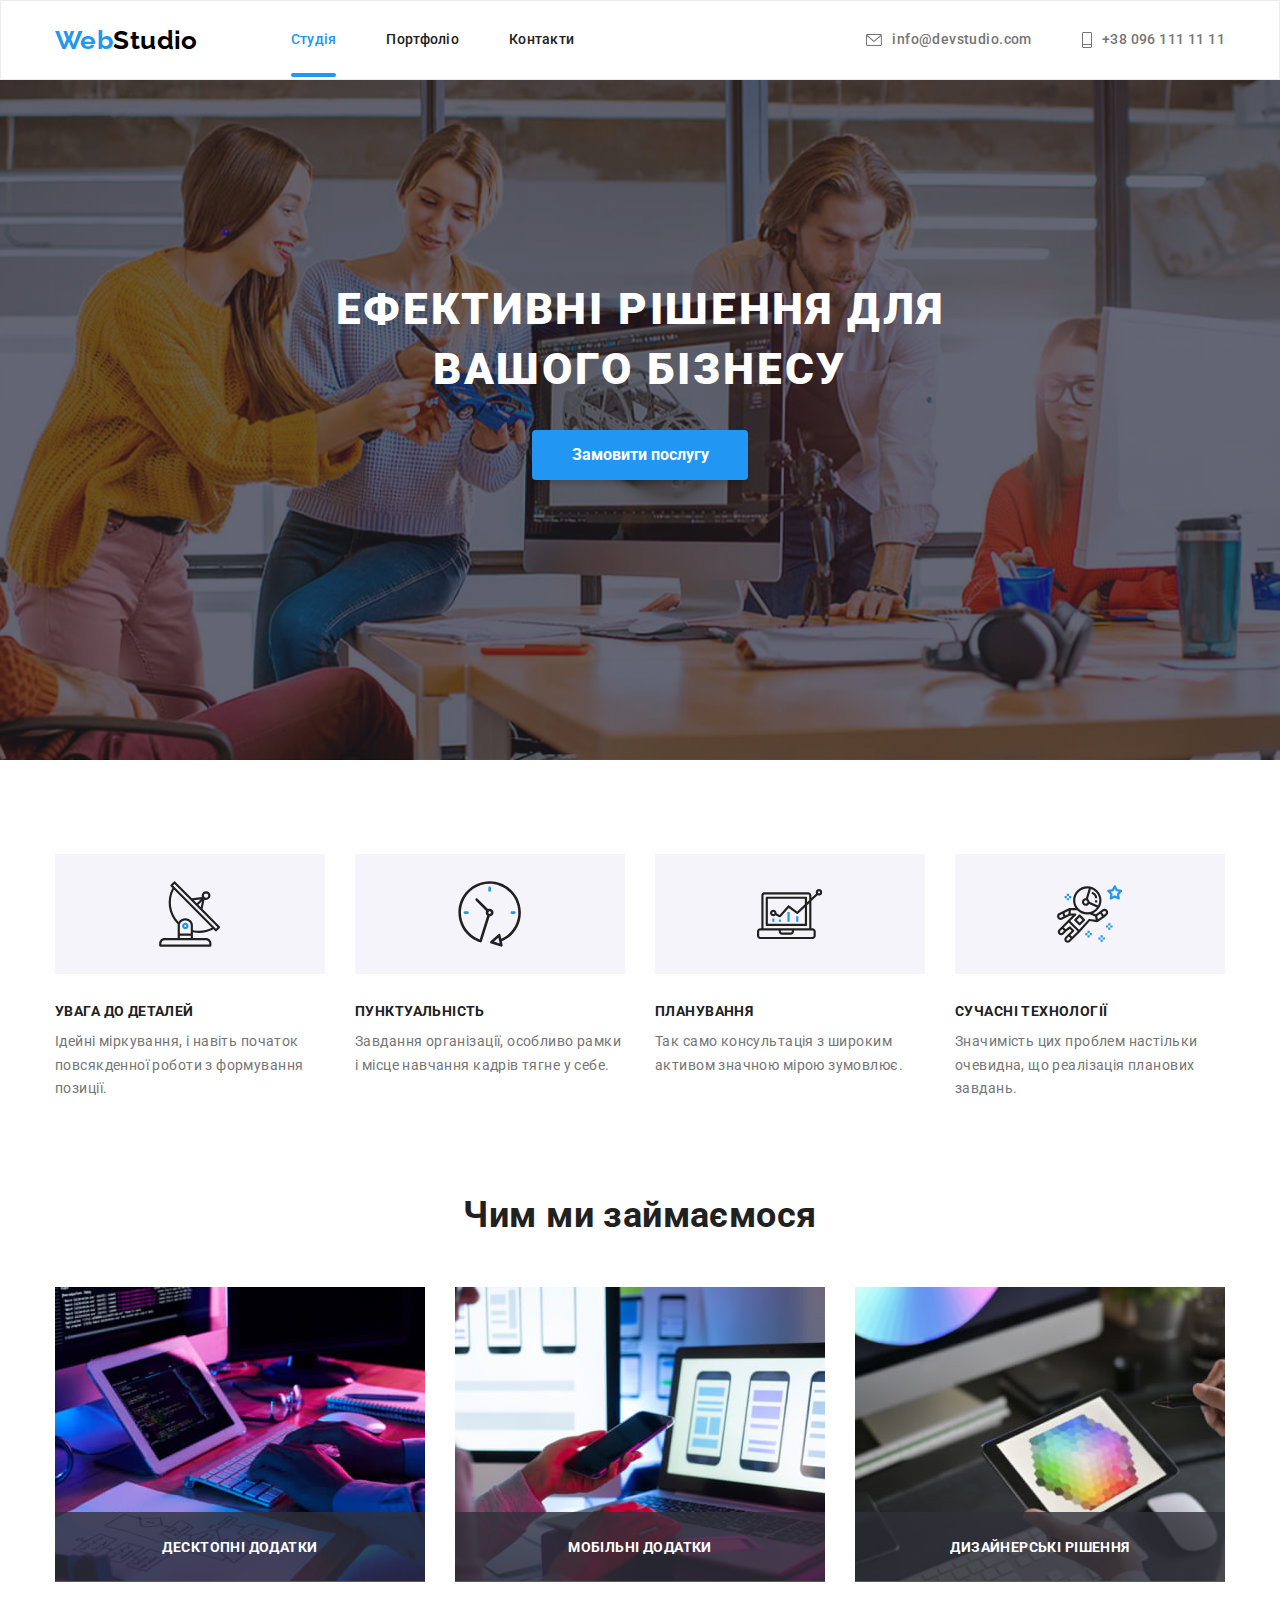
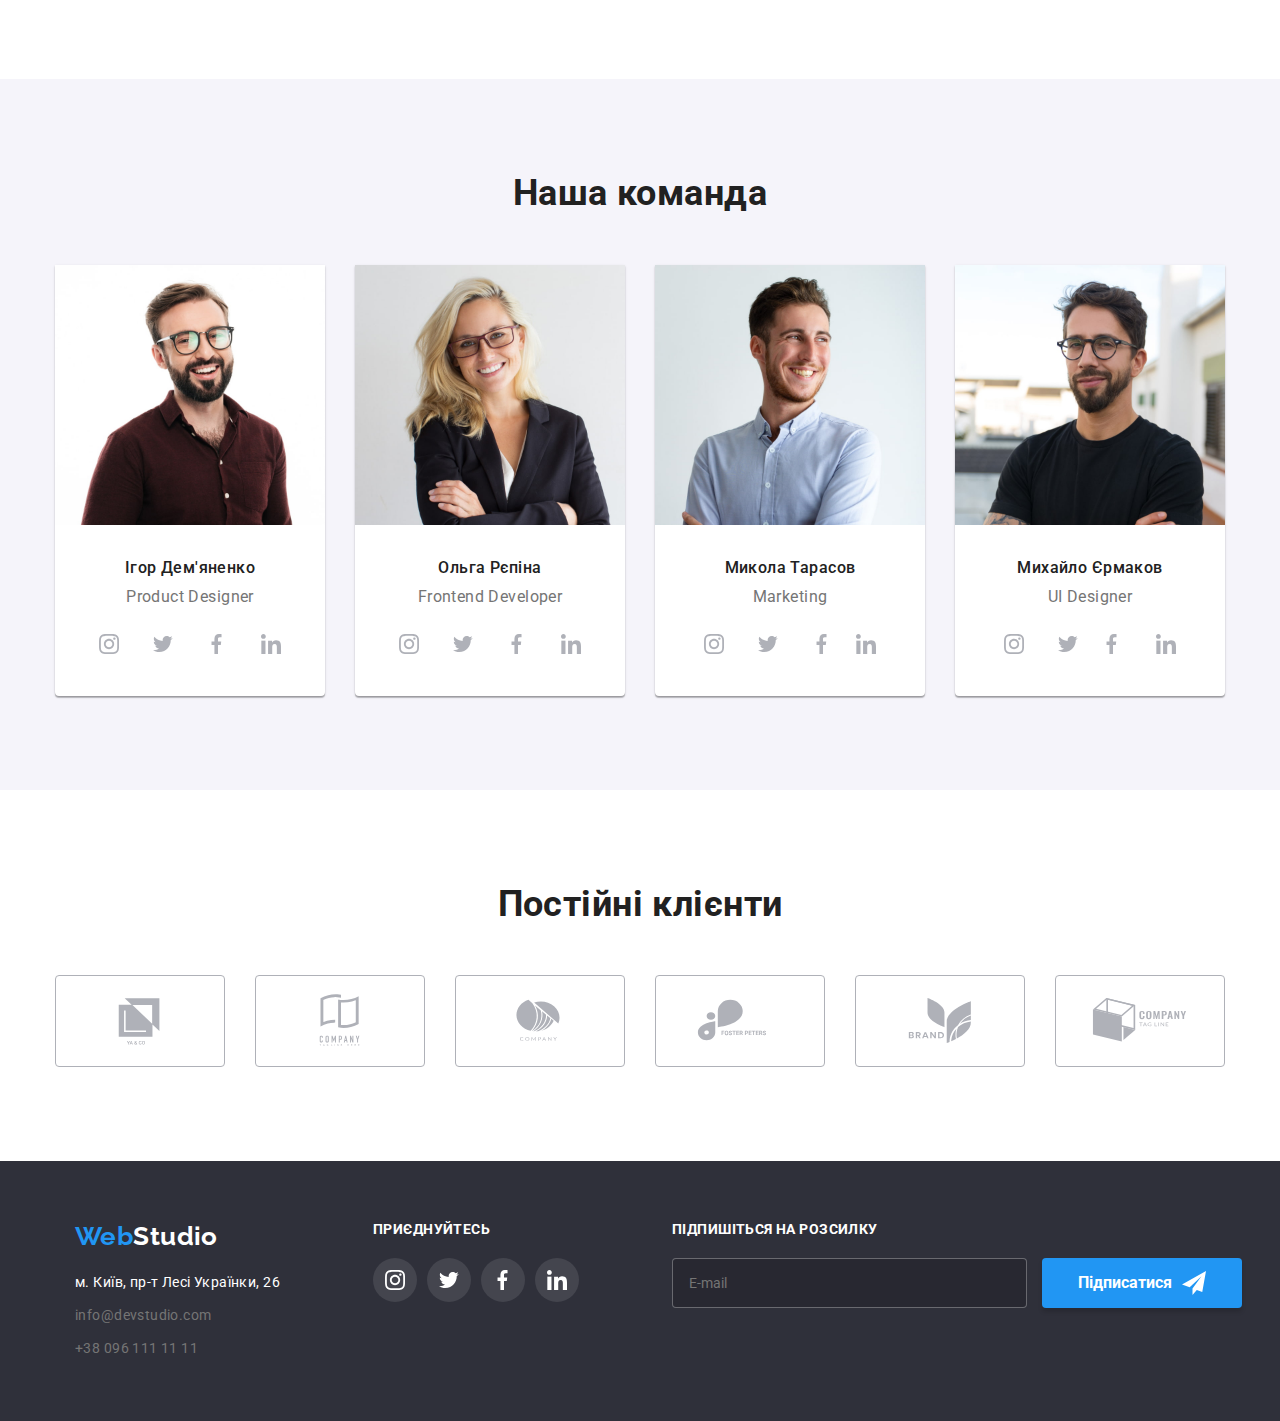
<file: index.html>
<!DOCTYPE html>
<html lang="uk">

<head>
    <meta charset="UTF-8">
    <meta http-equiv="X-UA-Compatible" content="IE=edge">
    <meta name="viewport" content="width=device-width, initial-scale=1.0">
    <link rel="stylesheet" href="./css/normalize.css">
    <link rel="stylesheet" href="./css/styles.css">
    <link rel="preconnect" href="https://fonts.googleapis.com">
    <link rel="preconnect" href="https://fonts.gstatic.com" crossorigin>
    <link
        href="https://fonts.googleapis.com/css2?family=Raleway:wght@700&family=Roboto:wght@400;500;700;900&display=swap"
        rel="stylesheet">
    <title>WebStudio</title>
</head>

<body>
    <header class="head">
        <div class="container">
            <nav class="d-flex">

                <a class="web" href="./index.html">Web<span class="studio logo">Studio</span></a>

                <ul class="list">
                    <li class="list-itam">
                        <a class="selected" href="./index.html">Студія</a>
                    </li>
                    <li class="list-itam">
                        <a href="./portfolio.html">Портфоліо</a>
                    </li>
                    <li class="list-itam">
                        <a href="./index.html">Контакти</a>
                    </li>
                </ul>
                <ul class="contacts">
                    <li class="contacts-itame">
                        <svg class="contacts-icone" width="16px" height="12px">
                            <use href="./images/symbol-defs.svg#icon-mail"></use>
                        </svg>
                        <a class="mail d-flex" href="mailto:info@devstudio.com">info@devstudio.com
                        </a>
                    </li>
                    <li class="contacts-itame">
                        <svg class="contacts-icone" width="10px" height="16px">
                            <use href="./images/symbol-defs.svg#icon-tell"></use>
                        </svg>
                        <a class="tel d-flex" href="tell:+380961111111">+38 096 111 11 11</a>
                    </li>
                </ul>
        </div>
        </nav>
    </header>
    <main>
        <section class="title d-flex hero ">
            <h1 class="title-h1">ЕФЕКТИВНІ РІШЕННЯ ДЛЯ ВАШОГО БІЗНЕСУ</h1>
            <button data-modal-open class="button" type="button">Замовити послугу</button>
            <div class="bacdrop is-hidden" data-modal>
                <div class="modal">
                    <button class="close" data-modal-close>
                        <svg class="modal-clos" width="11px" height="11px">
                            <use href="./images/symbol-defs.svg#icon-Vector"></use>
                        </svg>
                    </button>
                    <h2 class="form-title">Залиште свої дані, ми вам передзвонимо</h2>
                    <form class="form">
                    <div class="form-field">
                        <label class="label-input"><p class="form-margin">Ім'я</p>
                        <input type="text" class="form-lable" name="username"/>
                        <svg class="label-icon" width="12px" height="12px">
                            <use href="./images/symbol-defs.svg#icon-Vector-3"></use>
                        </svg>
                        </label>
                        <label class="label-input"><p class="form-margin">Телефон</p>
                            <input type="tell" class="form-lable" name="tell"/>
                            <svg class="label-icon" width="12px" height="12px">
                                <use href="./images/symbol-defs.svg#icon-Vector-1"></use>
                            </svg>
                            </label>
                        <label class="label-input"><p class="form-margin">Пошта</p>
                            <input type="email" class="form-lable" name="email"/>
                            <svg class="label-icon" width="12px" height="12px">
                                <use href="./images/symbol-defs.svg#icon-Vector-2"></use>
                            </svg>
                        </label>
                        <label class="label-input"><p class="form-margin">Коментар</p></label>
                            <textarea name="coment" class="form-lable textarea" rows="60" placeholder="Введіть текст"></textarea>
                            <label class="label-input input-row"> 
                        <input class="checkbox" type="checkbox" name="chec" value="Погоджуюся з розсилкою та приймаю Умови договору"/>
                        <span class="checkbox-icon">
                        <svg class="" width="15px" height="15px">
                            <use href="./images/symbol-defs.svg#icon-chek"></use>
                        </svg>
                    </span>
                         <p class="margit-textar">Погоджуюся з розсилкою та приймаю <a class="text-dek" href="">Умови договору</a></p> 
                        </label>
                    </label>
                    </div>
                     <button class="sub" type="submit">Відправити</button> 
                        
                </div>
            </div>
        </section>

        <section class="container section">
            <h2 hidden></h2>
            <ul class="d-flex">
                <li class="about-item">
                    <div class="backround-fon d-flex">
                        <svg class="icon-satellite" width="65.32px" height="70px">
                            <use href="./images/symbol-defs.svg#icon-antenna"></use>
                        </svg>
                    </div>
                    <h3 class="title-list">УВАГА ДО ДЕТАЛЕЙ</h3>
                    <p class="title-list-itam">Ідейні міркування, і навіть початок повсякденної роботи з формування
                        позиції.</p>
                </li>
                <li class="about-item">
                    <div class="backround-fon d-flex">
                        <svg class="icon-satellite" width="65.32px" height="70px">
                            <use href="./images/symbol-defs.svg#icon-cloc"></use>
                        </svg>
                    </div>
                    <h3 class="title-list">ПУНКТУАЛЬНІСТЬ</h3>
                    <p class="title-list-itam">Завдання організації, особливо рамки і місце навчання кадрів тягне у
                        себе.</p>
                </li>
                <li class="about-item">
                    <div class="backround-fon d-flex">
                        <svg class="icon-satellite" width="65.32px" height="70px">
                            <use href="./images/symbol-defs.svg#icon-laptop"></use>
                        </svg>
                    </div>
                    <h3 class="title-list">ПЛАНУВАННЯ</h3>
                    <p class="title-list-itam">Так само консультація з широким активом значною мірою зумовлює.</p>
                </li>
                <li class="about-item">
                    <div class="backround-fon d-flex">
                        <svg class="icon-satellite" width="65.32px" height="70px">
                            <use href="./images/symbol-defs.svg#icon-astronaut"></use>
                        </svg>
                    </div>
                    <h3 class="title-list">СУЧАСНІ ТЕХНОЛОГІЇ</h3>
                    <p class="title-list-itam">Значимість цих проблем настільки очевидна, що реалізація планових
                        завдань.</p>
                </li>
            </ul>
        </section>

        <section class="container">
            <h2 class="title-h2">Чим ми займаємося</h2>
            <ul class="d-flex ">
                <li class="doing-item">
                    <div class="text">
                        <img src="./images/tablet.jpg" alt="клавіатура" width="370" height="294">
                        <p class="label">Десктопні додатки</p>
                    </div>
                </li>
                <li class="doing-item">
                    <div class="text">
                        <img src="./images/smartphone.jpg" alt="ноутбук" width="370" height="294">
                        <p class="label">Мобільні додатки</p>
                    </div>
                </li>
                <li class="doing-item">
                    <div class="text">
                        <img src="./images/tablet color.jpg" alt="планшет" width="370" height="294">
                        <p class="label">Дизайнерські рішення</p>
                    </div>
                </li>
            </ul>
        </section>

        <section class="team-section section">
            <h2 class="title-h2">Наша команда</h2>
            <ul class="d-flex team">
                <li class="team-itam"><img src="./images/igordemyanenko.jpg" alt="Ігор Дем'яненко" width="270"
                        height="260">

                    <h3 class="list-comand">Ігор Дем'яненко</h3>
                    <p class="employee-position">Product Designer</p>
                    <ul class="d-flex team-link">
                        <li class="links">
                            <a class="link" href="https://www.instagram.com/">
                                <svg class="link-icon" width="20px" height="20px">
                                    <use href="./images/symbol-defs.svg#icon-instagram"></use>
                                </svg>
                            </a>
                        </li>
                        <li class="links">
                            <a class="link" href="https://twitter.com/?lang=uk">
                                <svg class="link-icon" width="20px" height="20px">
                                    <use href="./images/symbol-defs.svg#icon-twiter"></use>
                                </svg>
                            </a>
                        </li>
                        <li class="links">
                            <a class="link" href="https://uk-ua.facebook.com/">
                                <svg class="link-icon" width="20px" height="20px">
                                    <use href="./images/symbol-defs.svg#icon-facebook"></use>
                                </svg>
                            </a>
                        </li>
                        <li class="links">
                            <a class="link" href="https://www.linkedin.com/">
                                <svg class="link-icon" width="20px" height="20px">
                                    <use href="./images/symbol-defs.svg#icon-linkedin"></use>
                                </svg>
                            </a>
                        </li>
                    </ul>
                </li>

                <li class="team-itam"><img src="./images/olgarepina.jpg" alt="Ольга Рєпіна" width="270" height="260">


                    <h3 class="list-comand">Ольга Рєпіна</h3>
                    <p class="employee-position">Frontend Developer</p>
                    <ul class="d-flex team-link">
                        <li class="links">
                            <a class="link" href="https://www.instagram.com/">
                                <svg class="link-icon" width="20px" height="20px">
                                    <use href="./images/symbol-defs.svg#icon-instagram"></use>
                                </svg>
                            </a>
                        </li>
                        <li class="links">
                            <a class="link" href="https://twitter.com/?lang=uk">
                                <svg class="link-icon" width="20px" height="20px">
                                    <use href="./images/symbol-defs.svg#icon-twiter"></use>
                                </svg>
                            </a>
                        </li>
                        <li class="links">
                            <a class="link" href="https://uk-ua.facebook.com/">
                                <svg class="link-icon" width="20px" height="20px">
                                    <use href="./images/symbol-defs.svg#icon-facebook"></use>
                                </svg>
                            </a>
                        </li>
                        <li class="links">
                            <a class="link" href="https://www.linkedin.com/">
                                <svg class="link-icon" width="20px" height="20px">
                                    <use href="./images/symbol-defs.svg#icon-linkedin"></use>
                                </svg>
                            </a>
                        </li>
                    </ul>
                </li>

                <li class="team-itam"><img src="./images/nikolaytarasov.jpg" alt="Микола Тарасов" width="270"
                        height="260">


                    <h3 class="list-comand">Микола Тарасов</h3>
                    <p class="employee-position">Marketing</p>
                    <ul class="d-flex team-link">
                        <li class="links">
                            <a class="link" href="https://www.instagram.com/">
                                <svg class="link-icon" width="20px" height="20px">
                                    <use href="./images/symbol-defs.svg#icon-instagram"></use>
                                </svg>
                            </a>
                        </li>
                        <li class="links">
                            <a class="link" href="https://twitter.com/?lang=uk">
                                <svg class="link-icon" width="20px" height="20px">
                                    <use href="./images/symbol-defs.svg#icon-twiter"></use>
                                </svg>
                            </a>
                        </li class="links">
                        <li>
                            <a class="link" href="https://uk-ua.facebook.com/">
                                <svg class="link-icon" width="20px" height="20px">
                                    <use href="./images/symbol-defs.svg#icon-facebook"></use>
                                </svg>
                            </a>
                        </li>
                        <li class="links">
                            <a class="link" href="https://www.linkedin.com/">
                                <svg class="link-icon" width="20px" height="20px">
                                    <use href="./images/symbol-defs.svg#icon-linkedin"></use>
                                </svg>
                            </a>
                        </li>
                    </ul>
                </li>

                <li class="team-itam"><img src="./images/mihailermakov.jpg" alt="Михайло Єрмаков" width="270"
                        height="260">
                    <h3 class="list-comand">Михайло Єрмаков</h3>
                    <p class="employee-position">UI Designer</p>
                    <ul class="d-flex team-link">
                        <li class="links">
                            <a class="link" href="https://www.instagram.com/">
                                <svg class="link-icon" width="20px" height="20px">
                                    <use href="./images/symbol-defs.svg#icon-instagram"></use>
                                </svg>
                            </a>
                        </li class="links">
                        <li>
                            <a class="link" href="https://twitter.com/?lang=uk">
                                <svg class="link-icon" width="20px" height="20px">
                                    <use href="./images/symbol-defs.svg#icon-twiter"></use>
                                </svg>
                            </a>
                        </li>
                        <li class="links">
                            <a class="link" href="https://uk-ua.facebook.com/">
                                <svg class="link-icon" width="20px" height="20px">
                                    <use href="./images/symbol-defs.svg#icon-facebook"></use>
                                </svg>
                            </a>
                        </li>
                        <li class="links">
                            <a class="link" href="https://www.linkedin.com/">
                                <svg class="link-icon" width="20px" height="20px">
                                    <use href="./images/symbol-defs.svg#icon-linkedin"></use>
                                </svg>
                            </a>
                        </li>
                    </ul>
                </li>
            </ul>
        </section>

        <section class="section">
            <h2 class="title-h2">Постійні клієнти</h2>
            <ul class="d-flex company">
                <li class="company-item">
                    <svg width="106px" height="60px">
                        <use href="./images/symbol-defs.svg#icon-yago"></use>
                    </svg>
                </li>
                <li class="company-item">
                    <svg width="106px" height="60px">
                        <use href="./images/symbol-defs.svg#icon-teglinehere"></use>
                    </svg>
                </li>
                <li class="company-item">
                    <svg width="106px" height="60px">
                        <use href="./images/symbol-defs.svg#icon-company"></use>
                    </svg>
                </li>
                <li class="company-item">
                    <svg width="106px" height="60px">
                        <use href="./images/symbol-defs.svg#icon-Fosterpeters"></use>
                    </svg>
                </li>
                <li class="company-item">
                    <svg width="106px" height="60px">
                        <use href="./images/symbol-defs.svg#icon-brand"></use>
                    </svg>
                </li>
                <li class="company-item">
                    <svg width="106px" height="60px">
                        <use href="./images/symbol-defs.svg#icon-tagline"></use>
                    </svg>
                </li>
            </ul>
        </section>
    </main>

    <footer class="footer">
        <ul class="footer-container container">
            <li class="footer-left">
                <address class="">
                    <a class="web" href="./index.html">Web<span class="studio-bottom">Studio</span></a>

                    <ul class="footer-list">
                        <li> <a class="adres-footer" href="">м. Київ, пр-т Лесі Українки, 26</a>
                        </li>
                        <li class="footer-list-itam">
                            <a href="mailto:info@devstudio.com">info@devstudio.com</a>
                        </li>
                        <li class="footer-list-itam">
                            <a href="tell:+380961111111">+38 096 111 11 11</a>
                        </li>
                    </ul>
                </address>
            </li>

            <li class="">
                <h3 class="text-footer">приєднуйтесь</h3>
                <ul class="social footer-left">
                    <li class="social-item">
                        <a class="link-footer" href="https://www.instagram.com/">
                            <svg class="icon-footer" width="20px" height="20xp">
                                <use href="./images/symbol-defs.svg#icon-instagram"></use>
                            </svg>
                        </a>
                    </li>
                    <li class="social-item">
                        <a class="link-footer" href="https://twitter.com/?lang=uk">
                            <svg class="icon-footer" width="20px" height="20px">
                                <use href="./images/symbol-defs.svg#icon-twiter"></use>
                            </svg>
                        </a>
                    </li>
                    <li class="social-item">
                        <a class="link-footer" href="https://uk-ua.facebook.com/">
                            <svg class="icon-footer" width="20px" height="20px">
                                <use href="./images/symbol-defs.svg#icon-facebook"></use>
                            </svg>
                        </a>
                    </li>
                    <li class="social-item">
                        <a class="link-footer" href="https://www.linkedin.com/">
                            <svg class="icon-footer" width="20px" height="20px">
                                <use href="./images/symbol-defs.svg#icon-linkedin"></use>
                            </svg>
                        </a>
                    </li>

                    
                </ul>
            </li>
            <li class="submit-footer">
                <h3 class="text-footer">Підпишіться на розсилку</h3>
                <form name="signup_form" autocomplete="on" novalidate>
                    <label >
                      <input class ="footer-label" type="email" name="email"
                      placeholder ="E-mail" />
                    </label>
                    <button class="submit" type="submit">Підписатися
                        <svg class="but-icon" width="24px" height="24px">
                            <use href="./images/symbol-defs.svg#icon-icon-send"></use>
                        </svg>
                    </button>
                  </form>
            </li>
        <ul>
    </footer>
    <script src="./js/modal.js"></script>
</body>

</html>
</file>
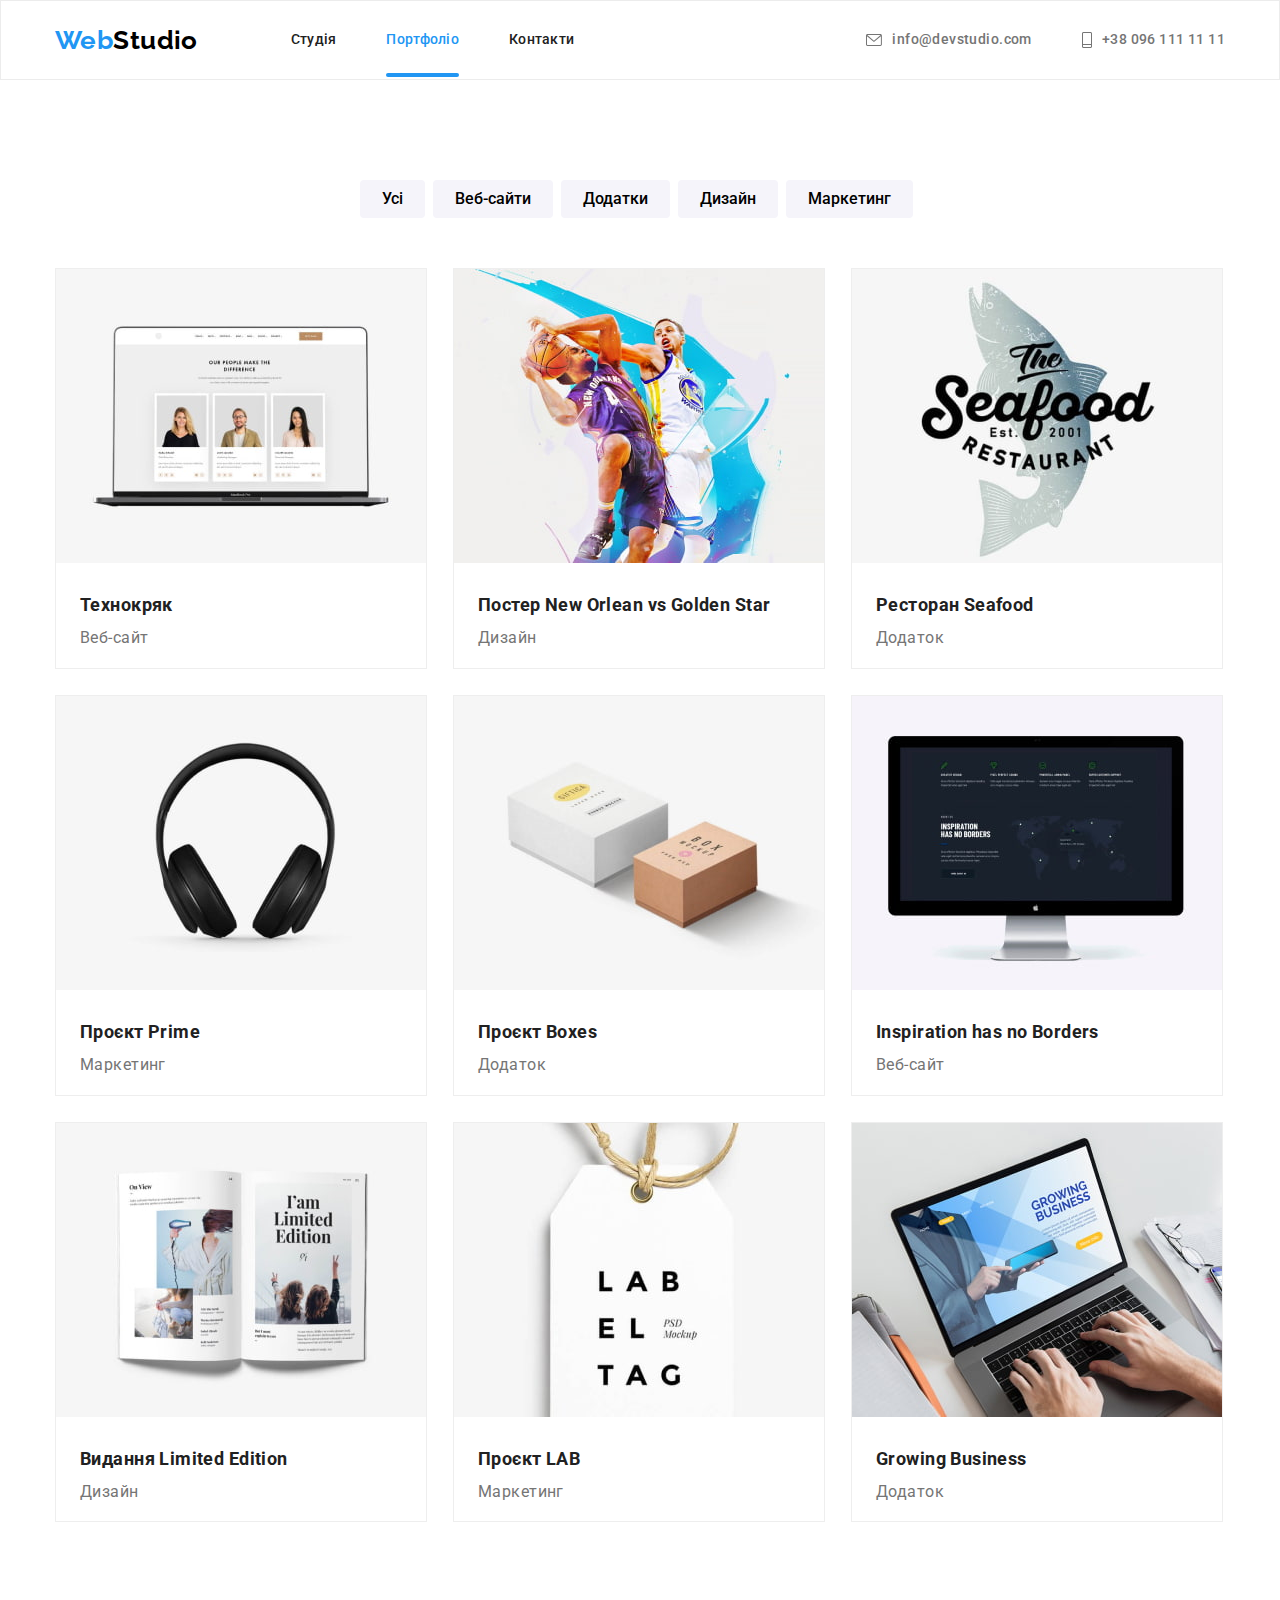
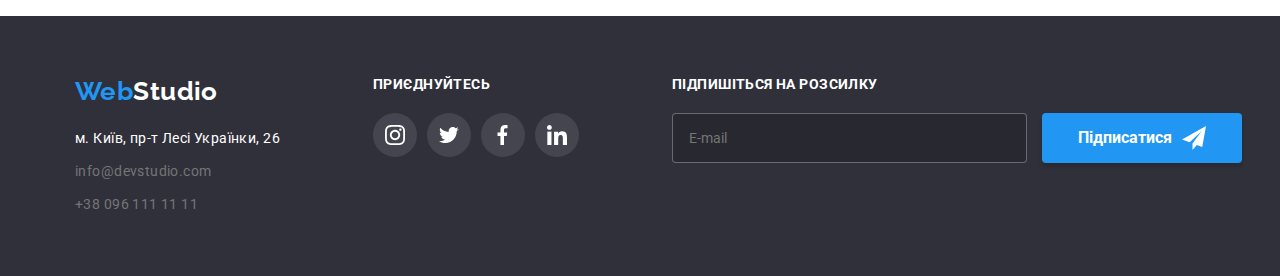
<file: portfolio.html>
<!DOCTYPE html>
<html lang="uk">

<head>
    <meta charset="UTF-8">
    <meta http-equiv="X-UA-Compatible" content="IE=edge">
    <meta name="viewport" content="width=device-width, initial-scale=1.0">
    <link rel="stylesheet" href="./css/normalize.css">
    <link rel="stylesheet" href="./css/styles.css">
    <link rel="preconnect" href="https://fonts.googleapis.com">
    <link rel="preconnect" href="https://fonts.gstatic.com" crossorigin>
    <link
        href="https://fonts.googleapis.com/css2?family=Raleway:wght@700&family=Roboto:wght@400;500;700;900&display=swap"
        rel="stylesheet">
    <title>Portfolio</title>
</head>

<body>
    <header class="head">
        <div class="container">

            <nav class="d-flex">

                <a class="web" href="./index.html">Web<span class="studio logo">Studio</span></a>

                <ul class="list">
                    <li class="list-itam">
                        <a href="./index.html">Студія</a>
                    </li>
                    <li class="list-itam">
                        <a class="selected" href="./portfolio.html">Портфоліо</a>
                    </li>
                    <li class="list-itam">
                        <a href="./index.html">Контакти</a>
                    </li>
                </ul>
                <ul class="contacts">
                    <li class="contacts-itame">
                        <svg class="contacts-icone" width="16px" height="12px">
                            <use href="./images/symbol-defs.svg#icon-mail"></use>
                        </svg>
                        <a class="mail d-flex" href="mailto:info@devstudio.com">info@devstudio.com
                        </a>
                    </li>
                    <li class="contacts-itame">
                        <svg class="contacts-icone" width="10px" height="16px">
                            <use href="./images/symbol-defs.svg#icon-tell"></use>
                        </svg>
                        <a class="tel d-flex" href="tell:+380961111111">+38 096 111 11 11</a>
                    </li>
                </ul>
        </div>
        </nav>

        </div>
    </header>
    <main>
        <nav>
            <ul class="d-flex navigait">
                <li><button class="button-li" type="button">Усі</button></li>
                <li><button class="button-li" type="button">Веб-сайти</button></li>
                <li><button class="button-li" type="button">Додатки</button></li>
                <li><button class="button-li" type="button">Дизайн</button></li>
                <li><button class="button-li" type="button">Маркетинг</button></li>
            </ul>
        </nav>
        <section class="container section">
            <ul class="d-flex prtf-list">
                <li class="nav-itame">
                    <div class="owerlay">
                        <img src="./images/mak.jpg" alt="тут зображиний ноутбук" width="370" height="294">
                        <div class="product-overlay">
                            <p>Ресурс пропонує комплексні пропозиції з різним рівнем функціоналу та сервісів. Все це
                                дозволить відвідувачу отримати
                                вичерпні відомості про компанію чи приватну особу.</p>
                        </div>
                    </div>
                    <h2 class="li-title">Технокряк</h2>
                    <span class="li-span">Веб-сайт</span>

                </li>
                <li class="nav-itame">
                    <img src="./images/bask.jpg" alt="тут зображені гравці баскетболу" width="370" height="294">
                    <h2 class="li-title">Постер New Orlean vs Golden Star</h2>
                    <span class="li-span">Дизайн</span>
                </li>
                <li class="nav-itame">
                    <img src="./images/fish.jpg" alt="тут зображений логотип ресторану" width="370" height="294">
                    <h2 class="li-title">Ресторан Seafood</h2>
                    <span class="li-span">Додаток</span>
                </li>
                <li class="nav-itame">
                    <img src="./images/handsfre.jpg" alt="тут зображені наушники" width="370" height="294">
                    <h2 class="li-title">Проєкт Prime</h2>
                    <span class="li-span">Маркетинг</span>
                </li>
                <li class="nav-itame">
                    <img src="./images/box.jpg" alt="тут зображені коробки" width="370" height="294">
                    <h2 class="li-title">Проєкт Boxes</h2>
                    <span class="li-span">Додаток</span>
                </li>
                <li class="nav-itame">
                    <img src="./images/imak.jpg" alt="тут зображений компютер" width="370" height="294">
                    <h2 class="li-title">Inspiration has no Borders</h2>
                    <span class="li-span">Веб-сайт</span>
                </li>
                <li class="nav-itame">
                    <img src="./images/book.jpg" alt="тут зображена книга" width="370" height="294">
                    <h2 class="li-title">Видання Limited Edition</h2>
                    <span class="li-span">Дизайн</span>
                </li>
                <li class="nav-itame">
                    <img src="./images/labeltag.jpg" alt="проек LAB" width="370" height="294">
                    <h2 class="li-title">Проєкт LAB</h2>
                    <span class="li-span">Маркетинг</span>
                </li>
                <li class="nav-itame">
                    <img src="./images/makbook.jpg" alt="тут зображений ноутбук" width="370" height="294">
                    <h2 class="li-title">Growing Business</h2>
                    <span class="li-span">Додаток</span>
                </li>
            </ul>
        </section>
    </main>
    <footer class="footer">
        <ul class="footer-container container">
            <li class="footer-left">
                <address class="">
                    <a class="web" href="./index.html">Web<span class="studio-bottom">Studio</span></a>

                    <ul class="footer-list">
                        <li> <a class="adres-footer" href="">м. Київ, пр-т Лесі Українки, 26</a>
                        </li>
                        <li class="footer-list-itam">
                            <a href="mailto:info@devstudio.com">info@devstudio.com</a>
                        </li>
                        <li class="footer-list-itam">
                            <a href="tell:+380961111111">+38 096 111 11 11</a>
                        </li>
                    </ul>
                </address>
            </li>

            <li class="">
                <h3 class="text-footer">приєднуйтесь</h3>
                <ul class="social footer-left">
                    <li class="social-item">
                        <a class="link-footer" href="https://www.instagram.com/">
                            <svg class="icon-footer" width="20px" height="20xp">
                                <use href="./images/symbol-defs.svg#icon-instagram"></use>
                            </svg>
                        </a>
                    </li>
                    <li class="social-item">
                        <a class="link-footer" href="https://twitter.com/?lang=uk">
                            <svg class="icon-footer" width="20px" height="20px">
                                <use href="./images/symbol-defs.svg#icon-twiter"></use>
                            </svg>
                        </a>
                    </li>
                    <li class="social-item">
                        <a class="link-footer" href="https://uk-ua.facebook.com/">
                            <svg class="icon-footer" width="20px" height="20px">
                                <use href="./images/symbol-defs.svg#icon-facebook"></use>
                            </svg>
                        </a>
                    </li>
                    <li class="social-item">
                        <a class="link-footer" href="https://www.linkedin.com/">
                            <svg class="icon-footer" width="20px" height="20px">
                                <use href="./images/symbol-defs.svg#icon-linkedin"></use>
                            </svg>
                        </a>
                    </li>

                    
                </ul>
            </li>
            <li class="">
                <h3 class="text-footer">Підпишіться на розсилку</h3>
                <form name="signup_form" autocomplete="on" novalidate>
                    <label >
                      <input class="footer-label" type="email" name="email"
                      placeholder="E-mail" />
                    </label>
                    <button class="submit" type="submit">Підписатися
                        <svg class="but-icon" width="24px" height="24px">
                            <use href="./images/symbol-defs.svg#icon-icon-send"></use>
                        </svg>
                    </button>
                  </form>
            </li>
        <ul>
    </footer>
</body>

</html>
</file>
<file: css/styles.css>
:root {
    --blue: #2196F3;
    --black: #000000;
    --grey: #2F303A;
    --teal: #757575;
}

body {
    font-family: 'Roboto', sans-serif;
    letter-spacing: 0.03em;
    color: var(--teal);
}

.head {
    border: 1px solid #ECECEC;
    display: flex;
    height: 80px;
    align-items: center;
}

.container {
    width: 1200px;
    padding: 0 15px;
    margin: 0 auto;
}

.section {
    padding-top: 94px;
    padding-bottom: 94px;
}

.d-flex {
    display: flex;
}

.web {
    font-style: normal;
    font-family: 'Raleway', sans-serif;
    font-weight: 700;
    line-height: 1.16;
    font-size: 26px;
    color: var(--blue);
}

.studio {
    text-decoration: none;
    color: var(--black);
    font-family: 'Raleway', sans-serif;
    font-weight: 700;
    line-height: 1.16;
    font-size: 26px;
}

.list {
    display: flex;
    align-items: center;
    margin-left: 93px;
    font-weight: 500;
    line-height: 1.14;
    font-size: 14px;
    letter-spacing: 0.02em;
    color: #212121;
}

.list-itam>a {
    color: #212121;
    transition: color 250ms cubic-bezier(0.4, 0, 0.2, 1);
}

.list-itam>a:hover,
.list-itam>a:focus {
    color: var(--blue);
}

.list-itam>.selected {
    color: var(--blue);
}

.list-itam:not(:last-child) {
    margin-right: 50px;
}

.selected {
    position: relative;
}

.selected::after {
    content: "";
    position: absolute;
    display: block;
    left: 0;
    bottom: -190%;
    width: 100%;
    height: 4px;
    background: #2196F3;
    border-radius: 2px;
}

.contacts {
    display: flex;
    align-items: center;
    margin-left: auto;
    font-weight: 500;
    line-height: 1.14;
    font-size: 14px;
}

.contacts-itame {
    display: flex;
    align-items: center;
    color: #757575;
}

.contacts-itame:hover {
    cursor: pointer;
    color: var(--blue);
    fill: var(--blue);
}

.contacts-icone {
    margin-right: 10px;
    fill: currentColor;
}

.mail {
    color: var(--teal);
    margin-right: 50px;
    transition: color 250ms cubic-bezier(0.4, 0, 0.2, 1);
}


.tel {
    color: var(--teal);
    transition: color 250ms cubic-bezier(0.4, 0, 0.2, 1);
}


.mail:hover,
.mail:focus {
    cursor: pointer;
    color: var(--blue);
}

.tel:hover,
.tel:focus {
    cursor: pointer;
    color: var(--blue);
}

.title {
    background-color: var(--grey);
    padding: 200px 482px 280px;
}

.title {
    background-image: linear-gradient(to right,
            rgba(47, 48, 58, 0.4),
            rgba(47, 48, 58, 0.4)),
        url(../images/fon.svg);
    background-position: center;
    background-size: cover;
}

.hero {
    flex-direction: column;
    justify-content: center;
    align-items: center;
}

.title-h1 {
    width: 696px;
    font-weight: 900;
    letter-spacing: 0.06em;
    font-size: 44px;
    line-height: 1.36;
    color: #FFFFFF;
    text-align: center;
}

.button {
    margin-top: 30px;
    width: 216px;
    height: 50px;
    background-color: var(--blue);
    color: #FFFFFF;
    font-weight: 700;
    font-size: 16px;
    line-height: 1.87;
    box-shadow: 0px 4px 4px rgba(0, 0, 0, 0.15);
    border-radius: 4px;
    border: 0px;
}

.button:focus,
.button:hover {
    cursor: pointer;
}

.bacdrop {
    position: fixed;
    z-index: 1;
    top: 0;
    left: 0;
    width: 100%;
    height: 100%;
    background-color: rgba(0, 0, 0, 0.2);
}

.bacdrop.is-hidden {
    opacity: 0;
    pointer-events: none;
}

.modal {
    position: absolute;
    z-index: 1;
    top: 50%;
    left: 50%;
    transform: translate(-50%, -50%);
    min-width: 528px;
    min-height: 581px;
    box-shadow: 0px 1px 3px rgba(0, 0, 0, 0.12), 0px 1px 1px rgba(0, 0, 0, 0.14), 0px 2px 1px rgba(0, 0, 0, 0.2);
    border-radius: 4px;
    background-color: #FFFFFF;
}

.close {
    position: absolute;
    display: flex;
    justify-content: center;
    align-items: center;
    top: 0;
    right: 0;
    margin-top: 8px;
    margin-right: 8px;
    width: 30px;
    height: 30px;
    background: #FFFFFF;
    border: 1px solid rgba(0, 0, 0, 0.1);
    border-radius: 50%;
    transition: fill 250ms cubic-bezier(0.4, 0, 0.2, 1);
}

.close:hover {
    cursor: pointer;
    fill: var(--blue);
    
}

.form-title{
    margin-top: 40px;
    margin-bottom: 12px;
    font-weight: 700;
    font-size: 20px;
    line-height: 23px;
    text-align: center;
    color: #212121;
}

.form-field{
    display: flex;
    justify-content: center;
    align-items: baseline;
    flex-direction: column;
    
}

.label-input{
    position: relative;
    display: flex;
    flex-direction: column;
    font-size: 12px;
    line-height: 14px;
    margin-left: 41px;
    color: #757575;
    transition: transform 250ms cubic-bezier(0.4, 0, 0.2, 1);
}

.form-margin{
    margin-bottom: 4px;
}

.margit-textar{
    margin-left: 8.38px;
}

.text-dek{
    text-decoration: underline;
    color: #2196F3;
}

.form-lable{
    position: relative;
    margin-bottom: 10px;
    width: 448px;
    height: 40px;
    padding-left: 42px;
    border: 1px solid rgba(33, 33, 33, 0.2);
    border-radius: 4px;
}

.form-lable:focus{
    border-color: #2196F3;
    
}
 
.form-lable:focus + .label-icon{
    fill: var(--blue);
}

.label-icon{
    position:absolute;
    top: 58%;
    left: 15px;

   transform: translateY(-58%);
}

.textarea{
    padding: 12px 16px;
    resize: none;
    height: 120px;
    margin-bottom: 20px;
}

.input-row{
    flex-direction: row;
}

.checkbox{
    -webkit-appearance: none;
      -moz-appearance: none;
           appearance: none;
}

.checkbox-icon{
    display: flex;
    justify-content: center;
    align-items: center;
    width: 16px;
    height: 15px;
    border: 2px solid #212121;;
    border-radius: 2px;
}

.checkbox:checked + .checkbox-icon{
    border-color: var(--blue);
    background-color: var(--blue);
}

.sub{
    margin-left: 164px;
    margin-top: 30px;
    width: 216px;
    height: 50px;
    background-color: var(--blue);
    color: #FFFFFF;
    font-weight: 700;
    font-size: 16px;
    line-height: 1.87;
    box-shadow: 0px 4px 4px rgba(0, 0, 0, 0.15);
    border-radius: 4px;
    border: 0px;
}

.sub:hover{
    cursor: pointer;
}

.title-list {
    font-weight: 700;
    font-size: 14px;
    letter-spacing: 0.03em;
    line-height: 1.14;
    color: #212121;
}

.title-list-itam {
    margin-top: 10px;
    font-size: 14px;
    line-height: 1.71;
}

.backround-fon {
    justify-content: center;
    align-items: center;
    width: 270px;
    height: 120px;
    margin-bottom: 30px;
    background-color: #F5F4FA;
}

.about-item:not(:last-child) {
    margin-right: 30px;
}

.title-h2 {
    padding-bottom: 50px;
    display: block;
    font-weight: 700;
    font-size: 36px;
    line-height: 1.16;
    color: #212121;
    text-align: center;
}


.doing-item:not(:last-child) {
    margin-right: 30px;
}

.text {
    position: relative;
}

.doing-item {
    padding-bottom: 94px;
}


.label {
    position: absolute;
    bottom: 1%;
    width: 370px;
    height: 70px;
    background-color: rgba(47, 48, 58, 0.8);
    font-weight: 700;
    color: #FFFFFF;
    display: flex;
    justify-content: center;
    align-items: center;
    font-size: 14px;
    line-height: 16px;
    text-transform: uppercase;
}

.team-itam {
    background-color: #FFFFFF;
    width: 270px;
    box-shadow: 0px 1px 3px rgba(0, 0, 0, 0.12), 0px 1px 1px rgba(0, 0, 0, 0.14), 0px 2px 1px rgba(0, 0, 0, 0.2);
    border-radius: 0px 0px 4px 4px;
}

.team {
    justify-content: center;
}

.team-itam:not(:last-child) {
    margin-right: 30px;
}

.team-section {
    background-color: #F5F4FA;
}

.list-comand {
    margin-top: 30px;
    font-weight: 500;
    font-size: 16px;
    line-height: 1.18;
    color: #212121;
    text-align: center;
}

.employee-position {
    margin-top: 10px;
    margin-bottom: 15px;
    font-size: 16px;
    line-height: 1.18;
    text-align: center;
}

.team-link {
    display: flex;
    justify-content: center;
    align-items: center;
}

.link {
    display: flex;
    justify-content: center;
    align-items: center;
    width: 44px;
    height: 44px;
    margin-bottom: 30px;
    border-radius: 50%;
    color: #AFB1B8;
    transition: background 250ms cubic-bezier(0.4, 0, 0.2, 1);
}

.link-icon {
    fill: currentColor;
    transition: color 250ms cubic-bezier(0.4, 0, 0.2, 1);
}

.link:hover {
    color: #FFFFFF;
    background-color: #2196F3;
}

.links:not(:last-child) {
    margin-right: 10px;
}

.company {
    justify-content: center;
}

.company-item {
    display: flex;
    justify-content: center;
    align-items: center;
    border-radius: 4px;
    border: 1px solid #AFB1B8;
    fill: #AFB1B8;
    width: 170px;
    height: 92px;
    transition: fill 250ms cubic-bezier(0.4, 0, 0.2, 1);
}

.company-item:not(:last-child) {
    margin-right: 30px;
}

.company-item:hover {
    cursor: pointer;
    fill: #2196F3;
    border: 1px solid #2196F3;
}


.footer {
    padding: 60px;
    background-color: var(--grey);
}

.footer-container {
    display: flex;
    flex-wrap: wrap;
    justify-content: start;
}

.adres-footer {
    display: inline-block;
    padding-top: 20px;
    font-size: 14px;
    line-height: 1.71;
    color: #FFFFFF;
    font-style: normal;
}

.footer-list-itam>a {
    font-size: 14px;
    line-height: 1.71;
    color: var(--teal);
    font-style: normal;

}

.footer-list-itam {
    padding-top: 9px;
}

.text-footer {
    text-transform: uppercase;
    font-weight: 700;
    line-height: 16.41px;
    font-size: 14px;
    color: #FFFFFF;
    margin-bottom: 20px;
}

.link-footer {
    display: flex;
    justify-content: center;
    align-items: center;
    width: 44px;
    height: 44px;
    margin-bottom: 30px;
    border-radius: 50%;
    background: rgba(255, 255, 255, 0.1);
    color: #FFFFFF;
    transition: background 250ms cubic-bezier(0.4, 0, 0.2, 1);
}

.social-item:not(:last-child) {
    margin-right: 10px;
}

.icon-footer {
    fill: currentColor;
}

.link-footer:hover {
    background-color: #2196F3;
}

.footer-left {
    margin-right: 93px;
}

.social {
    display: flex;
    flex-direction: row;
}

.button-li {
    padding: 6px 22px;
    margin-top: 100px;
    margin-bottom: 56px;
    margin-right: 8px;
    font-weight: 500;
    font-size: 16px;
    background-color: var(--blue);
    line-height: 1.62;
    background-color: #F5F4FA;
    border: 0px;
    border-radius: 4px;
    transition: color 250ms cubic-bezier(0.4, 0, 0.2, 1);
}

.navigait {
    justify-content: center;
    margin-bottom: -100px;
}

.button-li:hover,
.button-li:focus {
    cursor: pointer;
    color: #FFFFFF;
    border: 0ch;
    box-shadow: 0px 3px 1px rgba(0, 0, 0, 0.1), 0px 1px 2px rgba(0, 0, 0, 0.08), 0px 2px 2px rgba(0, 0, 0, 0.12);
    border-radius: 4px;
    background-color: var(--blue);
}

.nav-itame {
    background: #FFFFFF;
    border: 1px solid #EEEEEE;
    padding-bottom: 15px;
}

.nav-itame:hover {
    background: #FFFFFF;
    border: 1px solid #EEEEEE;
    box-shadow: 0px 1px 1px rgba(0, 0, 0, 0.12), 0px 4px 4px rgba(0, 0, 0, 0.06), 1px 4px 6px rgba(0, 0, 0, 0.16);
}

.li-title {
    margin-left: 24px;
    margin-top: 20px;
    font-weight: 700;
    font-size: 18px;
    line-height: 2;
    color: #212121;
    letter-spacing: 3%;
}

.li-span {
    margin-left: 24px;
    margin-bottom: 20px;
    font-size: 16px;
    line-height: 1.87;

}

.studio-bottom {
    color: #FFFFFF;
}

.prtf-list {
    flex-wrap: wrap;
    margin: -13px;
}

.prtf-list>li {
    margin: 13px;
}


.owerlay {
    position: relative;
    overflow: hidden;

}

.product-overlay {
    position: absolute;
    top: 0;
    left: 0;
    width: 100%;
    height: 100%;
    display: flex;
    justify-content: center;
    align-items: center;
    padding: 24px;
    font-size: 18px;
    line-height: 28px;
    color: #FFFFFF;
    background: rgba(33, 150, 243, 0.9);
    transform: translateY(100%);
    transition: transform 250ms cubic-bezier(0.4, 0, 0.2, 1);
}

.owerlay:hover .product-overlay {
    transform: translateY(0);
}
.submit{
    display: inline-flex;
    justify-content: center;
    align-items: center;
    width: 200px;
    height: 50px;
    border: 0px;
    margin-left: 12px;
    font-weight: 700;
    font-size: 16px;
    line-height: 30px;
    color: #FFFFFF;
    background-color: #2196F3;
    box-shadow: 0px 4px 4px rgba(0, 0, 0, 0.15);
    border-radius: 4px;
}

.but-icon{
    margin-left: 10px;
}

.submit:hover{
    cursor: pointer;
}

.footer-label{
    padding: 16px;
    height: 50px;
    width: 355px;
    border: 1px solid rgba(255, 255, 255, 0.3);
    border-radius: 4px;
}

.footer-label:placeholder-shown{
     background-color:  rgba(0, 0, 0, 0.15); 

}
</file>
